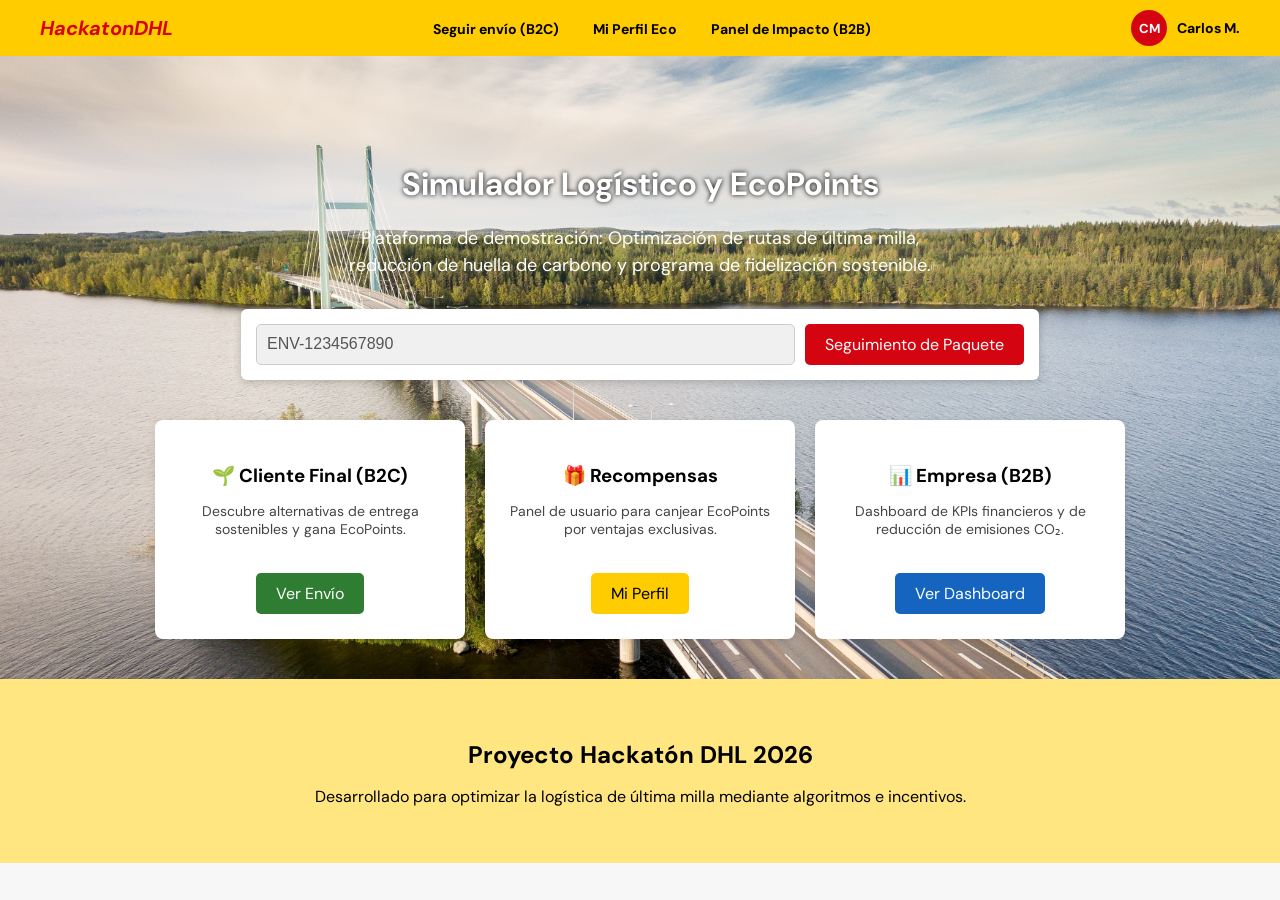
<file: frontend/views/index.html>
<!DOCTYPE html>
<html lang="es">
<head>
    <meta charset="UTF-8">
    <meta name="viewport" content="width=device-width, initial-scale=1.0">
    <title>Inicio – DHL EcoPoints</title>
    <link rel="stylesheet" href="../css/style.css">
</head>
<body>

<header>
    <div><a href="index.html" style="text-decoration:none;"><strong class="logo">HackatonDHL</strong></a></div>
    <nav>
        <a href="envio.html">Seguir envío (B2C)</a>
        <a href="profile.html">Mi Perfil Eco</a>
        <a href="simulacion.html">Panel de Impacto (B2B)</a>
    </nav>
    <a href="profile.html" class="header-profile">
        <span class="header-avatar">CM</span>
        <span class="header-username">Carlos M.</span>
    </a>
</header>

<div class="hero-bg">
    <section class="hero">
        <h1>Simulador Logístico y EcoPoints</h1>
        <p style="font-size: 18px; max-width: 600px; margin: 0 auto 30px; line-height: 1.5;">
            Plataforma de demostración: Optimización de rutas de última milla, reducción de huella de carbono y programa de fidelización sostenible.
        </p>
        <div class="track-box">
            <input type="text" id="tracking" value="ENV-1234567890" readonly style="background: #f0f0f0; color: #555;">
            <a class="btn" href="envio.html">Seguimiento de Paquete</a>
        </div>
    </section>

    <section class="card-section">
        <div class="card">
            <h3>🌱 Cliente Final (B2C)</h3>
            <p>Descubre alternativas de entrega sostenibles y gana EcoPoints.</p>
            <br>
            <a class="btn" href="envio.html" style="background:#2e7d32;">Ver Envío</a>
        </div>

        <div class="card">
            <h3>🎁 Recompensas</h3>
            <p>Panel de usuario para canjear EcoPoints por ventajas exclusivas.</p>
            <br>
            <a class="btn" href="profile.html" style="background:#FFCC00; color:#000;">Mi Perfil</a>
        </div>

        <div class="card">
            <h3>📊 Empresa (B2B)</h3>
            <p>Dashboard de KPIs financieros y de reducción de emisiones CO₂.</p>
            <br>
            <a class="btn" href="simulacion.html" style="background:#1565c0;">Ver Dashboard</a>
        </div>
    </section>
</div>

<section class="news-section">
    <h2>Proyecto Hackatón DHL 2026</h2>
    <p>Desarrollado para optimizar la logística de última milla mediante algoritmos e incentivos.</p>
</section>

</body>
</html>
</file>
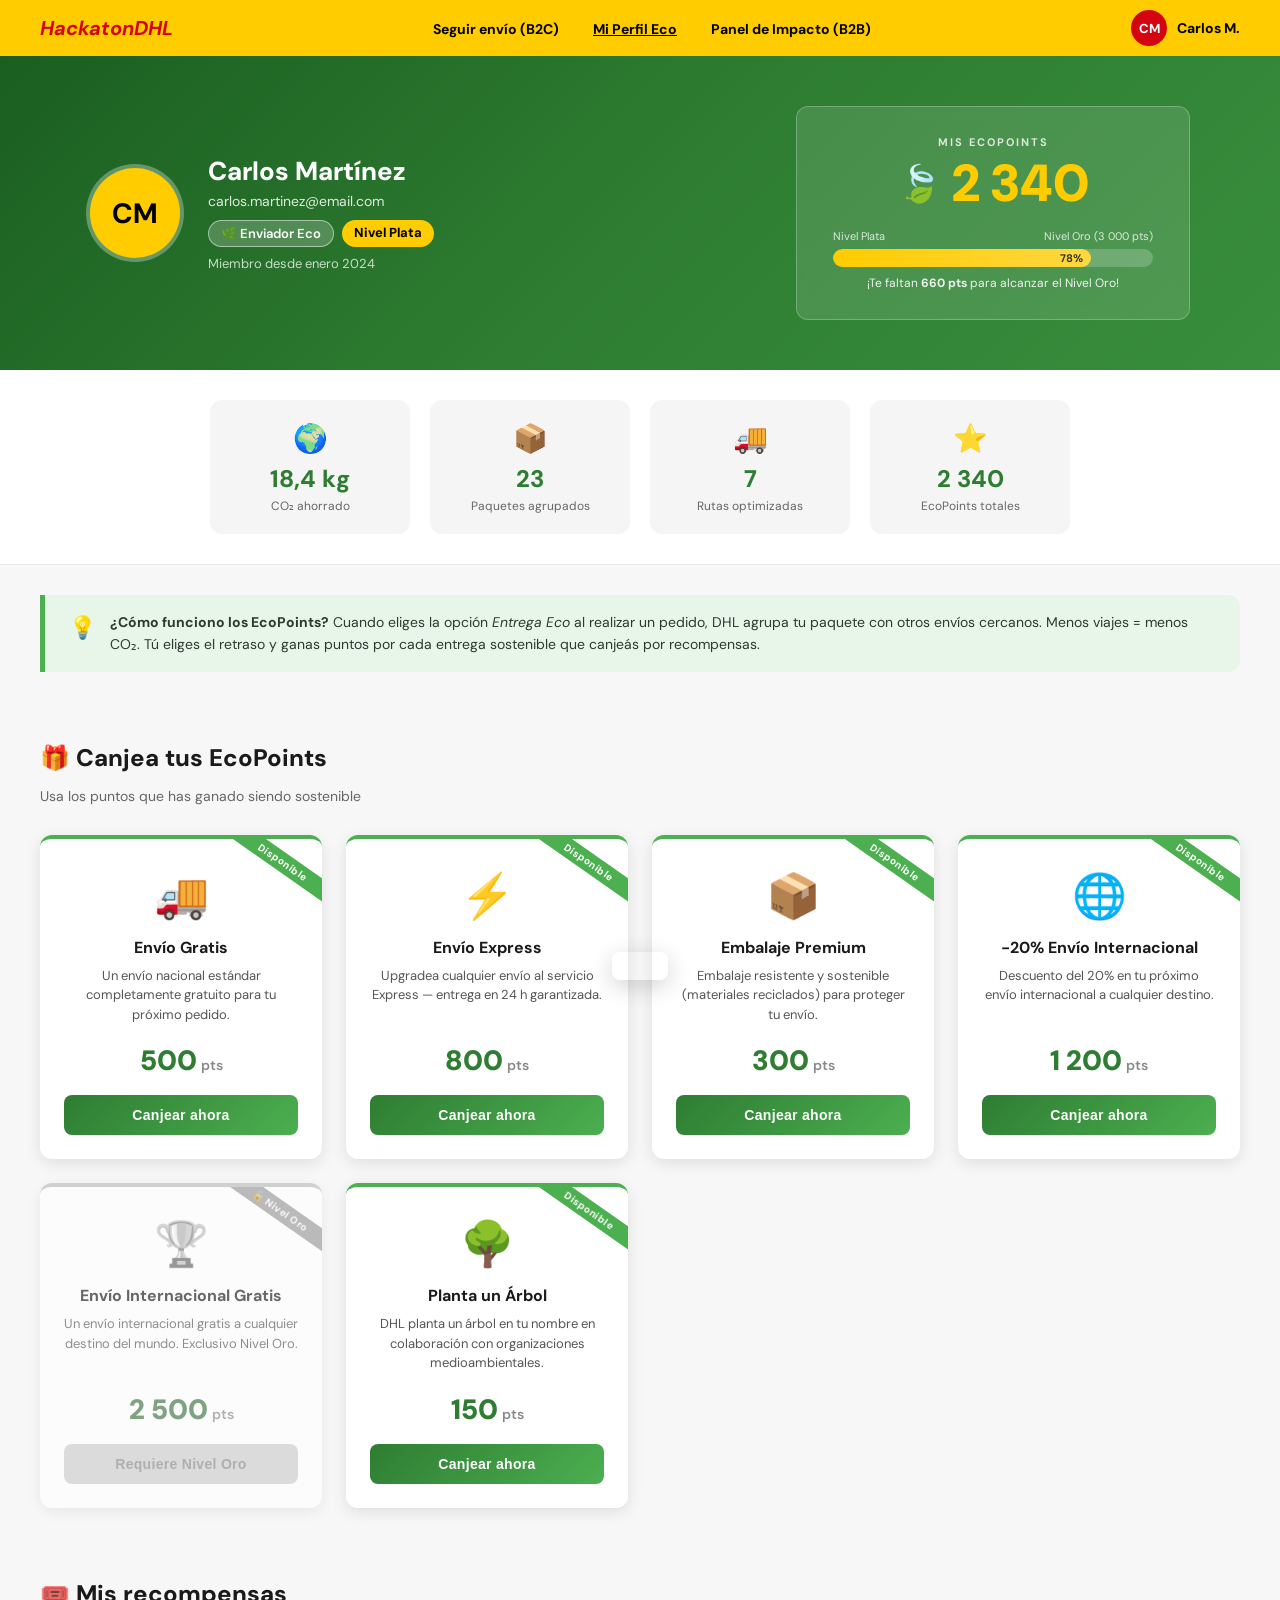
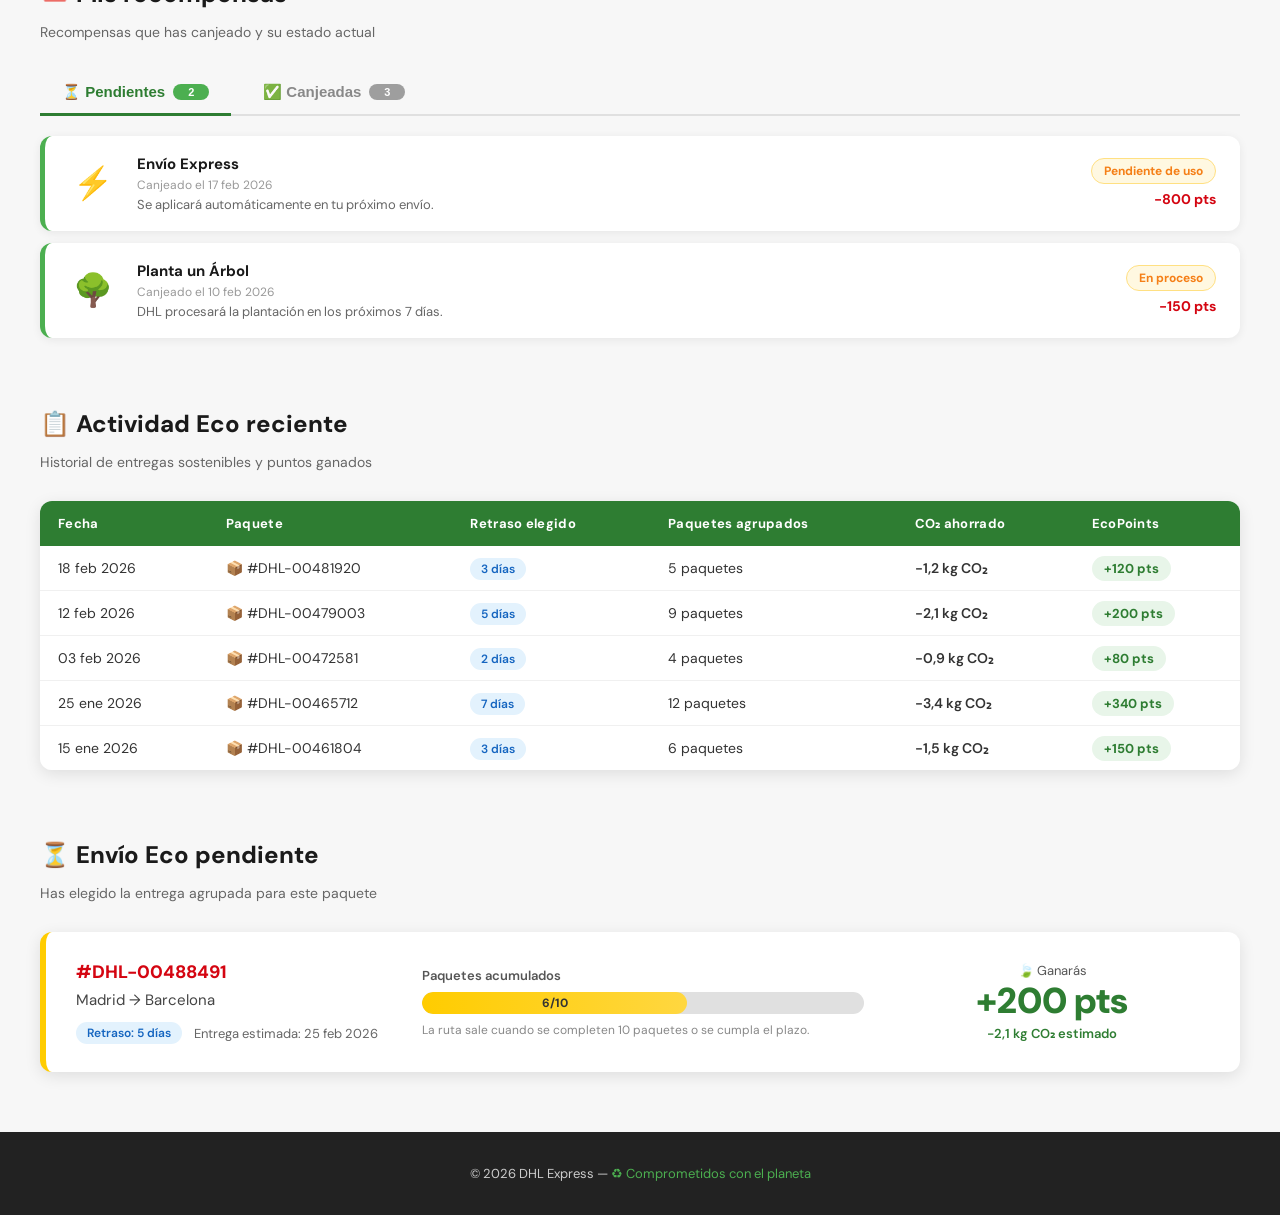
<file: frontend/views/profile.html>
<!DOCTYPE html>
<html lang="es">
<head>
    <meta charset="UTF-8">
    <meta name="viewport" content="width=device-width, initial-scale=1.0">
    <title>Mi Perfil EcoPoints – DHL</title>
    <link rel="stylesheet" href="../css/style.css">
    <link rel="stylesheet" href="../css/profile.css">
</head>

<body>

<!-- ══════════════ HEADER ══════════════ -->
<header>
    <div><a href="index.html" style="text-decoration:none;"><strong class="logo">HackatonDHL</strong></a></div>
    <nav>
        <a href="envio.html">Seguir envío (B2C)</a>
        <a href="profile.html" style="font-weight: bold; text-decoration: underline;">Mi Perfil Eco</a>
        <a href="simulacion.html">Panel de Impacto (B2B)</a>
    </nav>
    <a href="profile.html" class="header-profile">
        <span class="header-avatar">CM</span>
        <span class="header-username">Carlos M.</span>
    </a>
</header>

<!-- ══════════════ PROFILE HERO ══════════════ -->
<section class="profile-hero">
    <div class="profile-hero-inner">

        <!-- Avatar & Info -->
        <div class="profile-identity">
            <div class="avatar">CM</div>
            <div class="profile-info">
                <h1 class="profile-name">Carlos Martínez</h1>
                <p class="profile-email">carlos.martinez@email.com</p>
                <div class="badge-row">
                    <span class="eco-badge">🌿 Enviador Eco</span>
                    <span class="level-badge">Nivel Plata</span>
                </div>
                <p class="member-since">Miembro desde enero 2024</p>
            </div>
        </div>

        <!-- EcoPoints Big Display -->
        <div class="ecopoints-display">
            <div class="ecopoints-label">MIS ECOPOINTS</div>
            <div class="ecopoints-value">
                <span class="leaf-icon">🍃</span>
                <span class="points-number">2 340</span>
            </div>
            <div class="progress-section">
                <div class="progress-legend">
                    <span>Nivel Plata</span>
                    <span>Nivel Oro (3 000 pts)</span>
                </div>
                <div class="progress-bar-track">
                    <div class="progress-bar-fill" style="width: 78%;">
                        <span class="progress-label">78%</span>
                    </div>
                </div>
                <p class="progress-hint">¡Te faltan <strong>660 pts</strong> para alcanzar el Nivel Oro!</p>
            </div>
        </div>

    </div>
</section>

<!-- ══════════════ STATS ROW ══════════════ -->
<section class="stats-row">
    <div class="stat-card">
        <div class="stat-icon">🌍</div>
        <div class="stat-value">18,4 kg</div>
        <div class="stat-label">CO₂ ahorrado</div>
    </div>
    <div class="stat-card">
        <div class="stat-icon">📦</div>
        <div class="stat-value">23</div>
        <div class="stat-label">Paquetes agrupados</div>
    </div>
    <div class="stat-card">
        <div class="stat-icon">🚚</div>
        <div class="stat-value">7</div>
        <div class="stat-label">Rutas optimizadas</div>
    </div>
    <div class="stat-card">
        <div class="stat-icon">⭐</div>
        <div class="stat-value">2 340</div>
        <div class="stat-label">EcoPoints totales</div>
    </div>
</section>

<!-- ══════════════ HOW IT WORKS BANNER ══════════════ -->
<div class="how-it-works-banner">
    <span class="hiw-icon">💡</span>
    <p><strong>¿Cómo funciono los EcoPoints?</strong>  Cuando eliges la opción <em>Entrega Eco</em> al realizar un pedido, DHL agrupa tu paquete con otros envíos cercanos. Menos viajes = menos CO₂. Tú eliges el retraso y ganas puntos por cada entrega sostenible que canjeás por recompensas.</p>
</div>

<!-- ══════════════ REWARDS CATALOG ══════════════ -->
<section class="rewards-section">
    <h2 class="section-title">🎁 Canjea tus EcoPoints</h2>
    <p class="section-subtitle">Usa los puntos que has ganado siendo sostenible</p>

    <div class="rewards-grid">

        <!-- Reward 1 — Free shipping -->
        <div class="reward-card reward-available">
            <div class="reward-ribbon">Disponible</div>
            <div class="reward-icon">🚚</div>
            <h3 class="reward-title">Envío Gratis</h3>
            <p class="reward-desc">Un envío nacional estándar completamente gratuito para tu próximo pedido.</p>
            <div class="reward-cost">
                <span class="cost-number">500</span>
                <span class="cost-unit">pts</span>
            </div>
            <button class="btn-redeem" onclick="canjear(this, 'Envío Gratis', 500)">Canjear ahora</button>
        </div>

        <!-- Reward 2 — Fast shipping -->
        <div class="reward-card reward-available">
            <div class="reward-ribbon">Disponible</div>
            <div class="reward-icon">⚡</div>
            <h3 class="reward-title">Envío Express</h3>
            <p class="reward-desc">Upgradea cualquier envío al servicio Express — entrega en 24 h garantizada.</p>
            <div class="reward-cost">
                <span class="cost-number">800</span>
                <span class="cost-unit">pts</span>
            </div>
            <button class="btn-redeem" onclick="canjear(this, 'Envío Express', 800)">Canjear ahora</button>
        </div>

        <!-- Reward 3 — Priority packaging -->
        <div class="reward-card reward-available">
            <div class="reward-ribbon">Disponible</div>
            <div class="reward-icon">📦</div>
            <h3 class="reward-title">Embalaje Premium</h3>
            <p class="reward-desc">Embalaje resistente y sostenible (materiales reciclados) para proteger tu envío.</p>
            <div class="reward-cost">
                <span class="cost-number">300</span>
                <span class="cost-unit">pts</span>
            </div>
            <button class="btn-redeem" onclick="canjear(this, 'Embalaje Premium', 300)">Canjear ahora</button>
        </div>

        <!-- Reward 4 — International shipping discount -->
        <div class="reward-card reward-available">
            <div class="reward-ribbon">Disponible</div>
            <div class="reward-icon">🌐</div>
            <h3 class="reward-title">-20% Envío Internacional</h3>
            <p class="reward-desc">Descuento del 20% en tu próximo envío internacional a cualquier destino.</p>
            <div class="reward-cost">
                <span class="cost-number">1 200</span>
                <span class="cost-unit">pts</span>
            </div>
            <button class="btn-redeem" onclick="canjear(this, '-20% Internacional', 1200)">Canjear ahora</button>
        </div>

        <!-- Reward 5 — Gold level perk (locked) -->
        <div class="reward-card reward-locked">
            <div class="reward-ribbon ribbon-locked">🔒 Nivel Oro</div>
            <div class="reward-icon dim">🏆</div>
            <h3 class="reward-title">Envío Internacional Gratis</h3>
            <p class="reward-desc">Un envío internacional gratis a cualquier destino del mundo. Exclusivo Nivel Oro.</p>
            <div class="reward-cost">
                <span class="cost-number">2 500</span>
                <span class="cost-unit">pts</span>
            </div>
            <button class="btn-redeem btn-locked" disabled>Requiere Nivel Oro</button>
        </div>

        <!-- Reward 6 — Plant a tree -->
        <div class="reward-card reward-available">
            <div class="reward-ribbon">Disponible</div>
            <div class="reward-icon">🌳</div>
            <h3 class="reward-title">Planta un Árbol</h3>
            <p class="reward-desc">DHL planta un árbol en tu nombre en colaboración con organizaciones medioambientales.</p>
            <div class="reward-cost">
                <span class="cost-number">150</span>
                <span class="cost-unit">pts</span>
            </div>
            <button class="btn-redeem" onclick="canjear(this, 'Planta un Árbol', 150)">Canjear ahora</button>
        </div>

    </div>
</section>

<!-- ══════════════ MY REWARDS STATUS ══════════════ -->
<section class="my-rewards-section">
    <h2 class="section-title">🎟️ Mis recompensas</h2>
    <p class="section-subtitle">Recompensas que has canjeado y su estado actual</p>

    <!-- Tab buttons -->
    <div class="rw-tabs">
        <button class="rw-tab active" onclick="switchTab('pending', this)">⏳ Pendientes <span class="rw-badge" id="badge-pending">2</span></button>
        <button class="rw-tab" onclick="switchTab('used', this)">✅ Canjeadas <span class="rw-badge rw-badge-used" id="badge-used">3</span></button>
    </div>

    <!-- PENDING TAB -->
    <div class="rw-panel" id="tab-pending">
        <div class="rw-list" id="pending-list">

            <div class="rw-item rw-item-pending">
                <div class="rw-item-icon">⚡</div>
                <div class="rw-item-info">
                    <span class="rw-item-name">Envío Express</span>
                    <span class="rw-item-date">Canjeado el 17 feb 2026</span>
                    <span class="rw-item-desc">Se aplicará automáticamente en tu próximo envío.</span>
                </div>
                <div class="rw-item-right">
                    <span class="rw-status rw-status-pending">Pendiente de uso</span>
                    <span class="rw-cost">−800 pts</span>
                </div>
            </div>

            <div class="rw-item rw-item-pending">
                <div class="rw-item-icon">🌳</div>
                <div class="rw-item-info">
                    <span class="rw-item-name">Planta un Árbol</span>
                    <span class="rw-item-date">Canjeado el 10 feb 2026</span>
                    <span class="rw-item-desc">DHL procesará la plantación en los próximos 7 días.</span>
                </div>
                <div class="rw-item-right">
                    <span class="rw-status rw-status-pending">En proceso</span>
                    <span class="rw-cost">−150 pts</span>
                </div>
            </div>

        </div>
        <p class="rw-empty" id="pending-empty" style="display:none;">No tienes recompensas pendientes.</p>
    </div>

    <!-- USED TAB -->
    <div class="rw-panel" id="tab-used" style="display:none;">
        <div class="rw-list">

            <div class="rw-item rw-item-used">
                <div class="rw-item-icon">🚚</div>
                <div class="rw-item-info">
                    <span class="rw-item-name">Envío Gratis</span>
                    <span class="rw-item-date">Usado el 05 feb 2026</span>
                    <span class="rw-item-desc">Aplicado al envío #DHL-00472581 · Madrid → Valencia.</span>
                </div>
                <div class="rw-item-right">
                    <span class="rw-status rw-status-used">Usado</span>
                    <span class="rw-cost">−500 pts</span>
                </div>
            </div>

            <div class="rw-item rw-item-used">
                <div class="rw-item-icon">📦</div>
                <div class="rw-item-info">
                    <span class="rw-item-name">Embalaje Premium</span>
                    <span class="rw-item-date">Usado el 20 ene 2026</span>
                    <span class="rw-item-desc">Aplicado al envío #DHL-00461804 · Sevilla → Madrid.</span>
                </div>
                <div class="rw-item-right">
                    <span class="rw-status rw-status-used">Usado</span>
                    <span class="rw-cost">−300 pts</span>
                </div>
            </div>

            <div class="rw-item rw-item-used">
                <div class="rw-item-icon">🌳</div>
                <div class="rw-item-info">
                    <span class="rw-item-name">Planta un Árbol</span>
                    <span class="rw-item-date">Usado el 08 ene 2026</span>
                    <span class="rw-item-desc">Árbol plantado en la Sierra de Guadarrama. ¡Gracias!</span>
                </div>
                <div class="rw-item-right">
                    <span class="rw-status rw-status-used">Completado</span>
                    <span class="rw-cost">−150 pts</span>
                </div>
            </div>

        </div>
    </div>

</section>

<!-- ══════════════ ECO ACTIVITY HISTORY ══════════════ -->
<section class="activity-section">
    <h2 class="section-title">📋 Actividad Eco reciente</h2>
    <p class="section-subtitle">Historial de entregas sostenibles y puntos ganados</p>

    <div class="activity-table-wrapper">
        <table class="activity-table">
            <thead>
                <tr>
                    <th>Fecha</th>
                    <th>Paquete</th>
                    <th>Retraso elegido</th>
                    <th>Paquetes agrupados</th>
                    <th>CO₂ ahorrado</th>
                    <th>EcoPoints</th>
                </tr>
            </thead>
            <tbody>
                <tr>
                    <td>18 feb 2026</td>
                    <td>📦 #DHL-00481920</td>
                    <td><span class="delay-chip">3 días</span></td>
                    <td>5 paquetes</td>
                    <td class="co2">−1,2 kg CO₂</td>
                    <td><span class="points-earned">+120 pts</span></td>
                </tr>
                <tr>
                    <td>12 feb 2026</td>
                    <td>📦 #DHL-00479003</td>
                    <td><span class="delay-chip">5 días</span></td>
                    <td>9 paquetes</td>
                    <td class="co2">−2,1 kg CO₂</td>
                    <td><span class="points-earned">+200 pts</span></td>
                </tr>
                <tr>
                    <td>03 feb 2026</td>
                    <td>📦 #DHL-00472581</td>
                    <td><span class="delay-chip">2 días</span></td>
                    <td>4 paquetes</td>
                    <td class="co2">−0,9 kg CO₂</td>
                    <td><span class="points-earned">+80 pts</span></td>
                </tr>
                <tr>
                    <td>25 ene 2026</td>
                    <td>📦 #DHL-00465712</td>
                    <td><span class="delay-chip">7 días</span></td>
                    <td>12 paquetes</td>
                    <td class="co2">−3,4 kg CO₂</td>
                    <td><span class="points-earned">+340 pts</span></td>
                </tr>
                <tr>
                    <td>15 ene 2026</td>
                    <td>📦 #DHL-00461804</td>
                    <td><span class="delay-chip">3 días</span></td>
                    <td>6 paquetes</td>
                    <td class="co2">−1,5 kg CO₂</td>
                    <td><span class="points-earned">+150 pts</span></td>
                </tr>
            </tbody>
        </table>
    </div>
</section>

<!-- ══════════════ PENDING ECO DELIVERY ══════════════ -->
<section class="pending-section">
    <h2 class="section-title">⏳ Envío Eco pendiente</h2>
    <p class="section-subtitle">Has elegido la entrega agrupada para este paquete</p>

    <div class="pending-card">
        <div class="pending-left">
            <div class="pending-track">#DHL-00488491</div>
            <div class="pending-origin">Madrid → Barcelona</div>
            <div class="pending-delay-info">
                <span class="delay-chip">Retraso: 5 días</span>
                <span class="pending-window">Entrega estimada: 25 feb 2026</span>
            </div>
        </div>
        <div class="pending-middle">
            <div class="batch-progress-label">Paquetes acumulados</div>
            <div class="batch-bar-track">
                <div class="batch-bar-fill" style="width: 60%;">6/10</div>
            </div>
            <p class="batch-hint">La ruta sale cuando se completen 10 paquetes o se cumpla el plazo.</p>
        </div>
        <div class="pending-right">
            <div class="pending-reward-preview">🍃 Ganarás</div>
            <div class="pending-points">+200 pts</div>
            <div class="pending-co2">−2,1 kg CO₂ estimado</div>
        </div>
    </div>
</section>

<!-- ══════════════ FOOTER ══════════════ -->
<footer class="site-footer">
    <p>© 2026 DHL Express — <span style="color:#4caf50;">♻ Comprometidos con el planeta</span></p>
</footer>

<!-- ══════════════ REDEEM TOAST ══════════════ -->
<div class="toast" id="toast"></div>

<script>
    let currentPoints = 2340;
    let pendingCount = 2;
    let usedCount = 3;

    const rewardIcons = {
        'Envío Gratis': '🚚',
        'Envío Express': '⚡',
        'Embalaje Premium': '📦',
        '-20% Internacional': '🌐',
        'Planta un Árbol': '🌳'
    };

    function canjear(btn, nombre, coste) {
        if (currentPoints < coste) {
            showToast('❌ EcoPoints insuficientes para canjear ' + nombre, 'error');
            return;
        }
        currentPoints -= coste;
        document.querySelector('.points-number').textContent = currentPoints.toLocaleString('es-ES');

        // Update progress bar
        const pct = Math.min(Math.round((currentPoints / 3000) * 100), 100);
        const bar = document.querySelector('.progress-bar-fill');
        bar.style.width = pct + '%';
        bar.querySelector('.progress-label').textContent = pct + '%';

        const remaining = Math.max(3000 - currentPoints, 0);
        document.querySelector('.progress-hint').innerHTML =
            remaining > 0
                ? `¡Te faltan <strong>${remaining} pts</strong> para alcanzar el Nivel Oro!`
                : '🏆 ¡Has alcanzado el Nivel Oro!';

        // Update stat card
        document.querySelectorAll('.stat-value')[3].textContent = currentPoints.toLocaleString('es-ES');

        // Add to pending rewards list
        addPendingReward(nombre, coste);

        showToast('✅ ¡' + nombre + ' canjeado con éxito! −' + coste + ' pts', 'success');
    }

    function addPendingReward(nombre, coste) {
        const list = document.getElementById('pending-list');
        const empty = document.getElementById('pending-empty');
        const icon = rewardIcons[nombre] || '🎁';
        const today = new Date().toLocaleDateString('es-ES', { day: '2-digit', month: 'short', year: 'numeric' });

        const item = document.createElement('div');
        item.className = 'rw-item rw-item-pending rw-item-new';
        item.innerHTML = `
            <div class="rw-item-icon">${icon}</div>
            <div class="rw-item-info">
                <span class="rw-item-name">${nombre}</span>
                <span class="rw-item-date">Canjeado el ${today}</span>
                <span class="rw-item-desc">Se aplicará automáticamente en tu próximo envío.</span>
            </div>
            <div class="rw-item-right">
                <span class="rw-status rw-status-pending">Pendiente de uso</span>
                <span class="rw-cost">−${coste.toLocaleString('es-ES')} pts</span>
            </div>`;

        list.prepend(item);
        empty.style.display = 'none';

        // Animate in
        requestAnimationFrame(() => item.classList.add('rw-item-new-visible'));

        // Update badge
        pendingCount++;
        document.getElementById('badge-pending').textContent = pendingCount;

        // Switch to pending tab to show the new item
        switchTab('pending', document.querySelectorAll('.rw-tab')[0]);
    }

    function switchTab(tab, btn) {
        document.querySelectorAll('.rw-tab').forEach(b => b.classList.remove('active'));
        btn.classList.add('active');
        document.getElementById('tab-pending').style.display = tab === 'pending' ? 'block' : 'none';
        document.getElementById('tab-used').style.display   = tab === 'used'    ? 'block' : 'none';
    }

    function showToast(msg, type) {
        const t = document.getElementById('toast');
        t.textContent = msg;
        t.className = 'toast toast-' + type + ' toast-show';
        setTimeout(() => { t.className = 'toast'; }, 3500);
    }
</script>

</body>
</html>
</file>
<file: frontend/css/style.css>
@import url('https://fonts.googleapis.com/css2?family=DM+Sans:wght@400;500;700&display=swap');
body {
    margin: 0;
    font-family: Arial, sans-serif;
    background: #f7f7f7;
    font-family:'DM Sans',sans-serif
}

/* HEADER */
header {
    background: #ffcc00;
    padding: 10px 40px;
    display: flex;
    align-items: center;
    justify-content: space-between;
}

header nav a {
    margin: 0 15px;
    text-decoration: none;
    color: #000;
    font-weight: bold;
    font-size: 14px;
}

.logo {
    font-size: 20px;
    color: #D40511;
    font-style: italic;
    font-style: bold;
}

/* HEADER PROFILE WIDGET (shared) */
.header-profile {
    display: flex;
    align-items: center;
    gap: 10px;
    text-decoration: none;
    color: inherit;
}

.header-avatar {
    width: 36px;
    height: 36px;
    border-radius: 50%;
    background: #D40511;
    color: #fff;
    font-weight: bold;
    font-size: 13px;
    display: flex;
    align-items: center;
    justify-content: center;
    flex-shrink: 0;
}

.header-username {
    font-weight: bold;
    font-size: 14px;
    color: #000;
    white-space: nowrap;
}

/* HERO SECTION */
.hero-bg {
    background: url('../assets/fondo.jpg') center/cover no-repeat;
}

.hero {
    padding: 80px 0;
    text-align: center;
    color: #fff;
    position: relative;
}

.hero h1 {
    font-size: 32px;
    margin-bottom: 20px;
    text-shadow: 0 0 5px #000;
}

.track-box {
    background: #fff;
    padding: 15px;
    width: 60%;
    margin: auto;
    border-radius: 6px;
    display: flex;
    gap: 10px;
    box-shadow: 0 2px 8px rgba(0, 0, 0, 0.2);
}

.track-box input {
    flex: 1;
    padding: 10px;
    border: 1px solid #ccc;
    border-radius: 5px;
    font-size: 16px;
}

.track-box button {
    background: #d40511;
    border: none;
    padding: 0 20px;
    border-radius: 5px;
    color: #fff;
    font-size: 16px;
    cursor: pointer;
}

/* CARD SECTION */
.card-section {
    display: flex;
    justify-content: center;
    margin-top: -40px;
    position: relative;
    z-index: 10;
    gap: 20px;
    padding-bottom: 40px;
}

.card {
    background: #fff;
    width: 260px;
    padding: 25px;
    border-radius: 8px;
    box-shadow: 0 2px 8px rgba(0, 0, 0, 0.1);
    text-align: center;
}

.card h3 {
    margin-bottom: 10px;
}

.card p {
    font-size: 14px;
    color: #444;
}

/* NEWS SECTION */
.news-section {
    margin-top: 0;
    padding: 40px;
    background: #ffe680;
    text-align: center;
}

.news-section h2 {
    margin-bottom: 10px;
}
/* Botón reutilizable */
.btn {
    display: inline-block;
    background: #d40511;
    color: #fff;
    padding: 10px 20px;
    border-radius: 5px;
    font-size: 16px;
    text-decoration: none;
    border: none;
    cursor: pointer;
    transition:.2s ease;
}

.btn:hover {
    background: #b1040e;
}
</file>
<file: frontend/css/profile.css>
/* ══════════════════════════════════════════════
   PROFILE.CSS  —  DHL EcoPoints Profile Page
   ══════════════════════════════════════════════ */

/* ---------- CSS Variables ---------- */
:root {
    --dhl-yellow:  #FFCC00;
    --dhl-red:     #D40511;
    --eco-green:   #2e7d32;
    --eco-light:   #e8f5e9;
    --eco-mid:     #4caf50;
    --gray-bg:     #f5f5f5;
    --card-shadow: 0 4px 16px rgba(0,0,0,0.10);
    --radius:      12px;
    --transition:  0.25s ease;
}

/* ══════════════════════════════════════════════
   PROFILE HERO
   ══════════════════════════════════════════════ */
.profile-hero {
    background: linear-gradient(135deg, #1b5e20 0%, #2e7d32 50%, #388e3c 100%);
    padding: 50px 40px;
    color: #fff;
}

.profile-hero-inner {
    max-width: 1100px;
    margin: auto;
    display: flex;
    align-items: center;
    justify-content: space-between;
    gap: 40px;
    flex-wrap: wrap;
}

/* --- Identity block --- */
.profile-identity {
    display: flex;
    align-items: center;
    gap: 28px;
}

.avatar {
    width: 90px;
    height: 90px;
    border-radius: 50%;
    background: var(--dhl-yellow);
    color: #000;
    font-weight: bold;
    font-size: 28px;
    display: flex;
    align-items: center;
    justify-content: center;
    box-shadow: 0 0 0 4px rgba(255,255,255,0.3);
    flex-shrink: 0;
}

.profile-name {
    margin: 0 0 4px;
    font-size: 26px;
    font-weight: 800;
}

.profile-email {
    margin: 0 0 10px;
    opacity: 0.85;
    font-size: 14px;
}

.badge-row {
    display: flex;
    gap: 8px;
    flex-wrap: wrap;
    margin-bottom: 8px;
}

.eco-badge {
    background: rgba(255,255,255,0.2);
    border: 1px solid rgba(255,255,255,0.5);
    padding: 4px 12px;
    border-radius: 20px;
    font-size: 13px;
    font-weight: 600;
}

.level-badge {
    background: var(--dhl-yellow);
    color: #000;
    padding: 4px 12px;
    border-radius: 20px;
    font-size: 13px;
    font-weight: 700;
}

.member-since {
    margin: 0;
    font-size: 13px;
    opacity: 0.75;
}

/* --- EcoPoints display --- */
.ecopoints-display {
    background: rgba(255,255,255,0.12);
    border: 1px solid rgba(255,255,255,0.25);
    backdrop-filter: blur(6px);
    border-radius: var(--radius);
    padding: 28px 36px;
    min-width: 320px;
    text-align: center;
}

.ecopoints-label {
    font-size: 11px;
    letter-spacing: 2px;
    font-weight: 700;
    opacity: 0.8;
    margin-bottom: 8px;
}

.ecopoints-value {
    display: flex;
    align-items: center;
    justify-content: center;
    gap: 10px;
    margin-bottom: 20px;
}

.leaf-icon {
    font-size: 36px;
}

.points-number {
    font-size: 52px;
    font-weight: 900;
    color: var(--dhl-yellow);
    line-height: 1;
}

.progress-section {
    text-align: left;
}

.progress-legend {
    display: flex;
    justify-content: space-between;
    font-size: 11px;
    opacity: 0.8;
    margin-bottom: 6px;
}

.progress-bar-track {
    background: rgba(255,255,255,0.2);
    border-radius: 20px;
    height: 18px;
    overflow: hidden;
    margin-bottom: 8px;
}

.progress-bar-fill {
    height: 100%;
    background: linear-gradient(90deg, var(--dhl-yellow), #ffd740);
    border-radius: 20px;
    display: flex;
    align-items: center;
    justify-content: flex-end;
    padding-right: 8px;
    transition: width 0.8s ease;
}

.progress-label {
    font-size: 11px;
    font-weight: 700;
    color: #333;
}

.progress-hint {
    font-size: 12px;
    opacity: 0.9;
    margin: 0;
    text-align: center;
}

/* ══════════════════════════════════════════════
   STATS ROW
   ══════════════════════════════════════════════ */
.stats-row {
    display: flex;
    justify-content: center;
    gap: 20px;
    padding: 30px 40px;
    background: #fff;
    flex-wrap: wrap;
    border-bottom: 1px solid #ebebeb;
}

.stat-card {
    text-align: center;
    padding: 20px 30px;
    border-radius: var(--radius);
    background: var(--gray-bg);
    min-width: 140px;
    transition: transform var(--transition), box-shadow var(--transition);
}

.stat-card:hover {
    transform: translateY(-4px);
    box-shadow: var(--card-shadow);
}

.stat-icon {
    font-size: 28px;
    margin-bottom: 6px;
}

.stat-value {
    font-size: 24px;
    font-weight: 800;
    color: var(--eco-green);
}

.stat-label {
    font-size: 12px;
    color: #666;
    margin-top: 4px;
}

/* ══════════════════════════════════════════════
   HOW IT WORKS BANNER
   ══════════════════════════════════════════════ */
.how-it-works-banner {
    background: var(--eco-light);
    border-left: 5px solid var(--eco-mid);
    margin: 0 40px;
    padding: 16px 24px;
    border-radius: 0 var(--radius) var(--radius) 0;
    display: flex;
    align-items: flex-start;
    gap: 14px;
    margin-top: 30px;
}

.hiw-icon {
    font-size: 22px;
    flex-shrink: 0;
    margin-top: 2px;
}

.how-it-works-banner p {
    margin: 0;
    font-size: 14px;
    color: #2e3a2e;
    line-height: 1.6;
}

/* ══════════════════════════════════════════════
   REWARDS SECTION
   ══════════════════════════════════════════════ */
.rewards-section {
    padding: 50px 40px;
    max-width: 1200px;
    margin: auto;
}

.section-title {
    font-size: 24px;
    font-weight: 800;
    margin-bottom: 4px;
    color: #1a1a1a;
}

.section-subtitle {
    color: #666;
    margin-bottom: 30px;
    font-size: 14px;
}

.rewards-grid {
    display: grid;
    grid-template-columns: repeat(auto-fill, minmax(270px, 1fr));
    gap: 24px;
}

.reward-card {
    background: #fff;
    border-radius: var(--radius);
    box-shadow: var(--card-shadow);
    padding: 28px 24px 24px;
    position: relative;
    overflow: hidden;
    transition: transform var(--transition), box-shadow var(--transition);
    display: flex;
    flex-direction: column;
    align-items: center;
    text-align: center;
    border-top: 4px solid var(--eco-mid);
}

.reward-card:hover {
    transform: translateY(-6px);
    box-shadow: 0 12px 32px rgba(0,0,0,0.14);
}

.reward-locked {
    opacity: 0.65;
    border-top-color: #bbb;
    filter: grayscale(30%);
}

.reward-locked:hover {
    transform: none;
    box-shadow: var(--card-shadow);
}

.reward-ribbon {
    position: absolute;
    top: 14px;
    right: -26px;
    transform: rotate(35deg);
    background: var(--eco-mid);
    color: #fff;
    font-size: 10px;
    font-weight: 700;
    padding: 3px 36px;
    letter-spacing: 0.5px;
}

.ribbon-locked {
    background: #999;
}

.reward-icon {
    font-size: 44px;
    margin-bottom: 12px;
}

.reward-icon.dim {
    filter: grayscale(1);
}

.reward-title {
    font-size: 16px;
    font-weight: 700;
    margin: 0 0 8px;
    color: #1a1a1a;
}

.reward-desc {
    font-size: 13px;
    color: #555;
    margin: 0 0 18px;
    line-height: 1.5;
    flex: 1;
}

.reward-cost {
    display: flex;
    align-items: baseline;
    justify-content: center;
    gap: 4px;
    margin-bottom: 16px;
}

.cost-number {
    font-size: 28px;
    font-weight: 900;
    color: var(--eco-green);
}

.cost-unit {
    font-size: 14px;
    font-weight: 600;
    color: #888;
}

.btn-redeem {
    width: 100%;
    padding: 12px 0;
    border: none;
    border-radius: 8px;
    background: linear-gradient(135deg, var(--eco-green), var(--eco-mid));
    color: #fff;
    font-size: 14px;
    font-weight: 700;
    cursor: pointer;
    transition: opacity var(--transition), transform var(--transition);
    letter-spacing: 0.3px;
}

.btn-redeem:hover {
    opacity: 0.88;
    transform: scale(1.02);
}

.btn-locked {
    background: #ccc;
    color: #888;
    cursor: not-allowed;
}

.btn-locked:hover {
    opacity: 1;
    transform: none;
}

/* ══════════════════════════════════════════════
   MY REWARDS STATUS SECTION
   ══════════════════════════════════════════════ */
.my-rewards-section {
    padding: 0 40px 50px;
    max-width: 1200px;
    margin: auto;
}

/* --- Tab buttons --- */
.rw-tabs {
    display: flex;
    gap: 10px;
    margin-bottom: 20px;
    border-bottom: 2px solid #e0e0e0;
    padding-bottom: 0;
}

.rw-tab {
    background: none;
    border: none;
    padding: 12px 22px;
    font-size: 15px;
    font-weight: 600;
    color: #888;
    cursor: pointer;
    border-bottom: 3px solid transparent;
    margin-bottom: -2px;
    transition: color var(--transition), border-color var(--transition);
    display: flex;
    align-items: center;
    gap: 8px;
    font-family: Arial, sans-serif;
}

.rw-tab:hover {
    color: var(--eco-green);
}

.rw-tab.active {
    color: var(--eco-green);
    border-bottom-color: var(--eco-green);
}

.rw-badge {
    background: var(--eco-mid);
    color: #fff;
    border-radius: 20px;
    font-size: 11px;
    font-weight: 700;
    padding: 2px 8px;
    min-width: 20px;
    text-align: center;
}

.rw-badge-used {
    background: #9e9e9e;
}

/* --- Panel --- */
.rw-panel {
    animation: fadeIn 0.2s ease;
}

@keyframes fadeIn {
    from { opacity: 0; transform: translateY(6px); }
    to   { opacity: 1; transform: translateY(0); }
}

.rw-list {
    display: flex;
    flex-direction: column;
    gap: 12px;
}

.rw-empty {
    text-align: center;
    color: #aaa;
    padding: 30px;
    font-size: 14px;
}

/* --- Reward item row --- */
.rw-item {
    display: flex;
    align-items: center;
    gap: 20px;
    background: #fff;
    border-radius: var(--radius);
    box-shadow: 0 2px 10px rgba(0,0,0,0.07);
    padding: 18px 24px;
    border-left: 5px solid var(--eco-mid);
    transition: transform var(--transition), box-shadow var(--transition);
}

.rw-item:hover {
    transform: translateX(4px);
    box-shadow: 0 4px 18px rgba(0,0,0,0.11);
}

.rw-item-used {
    border-left-color: #bdbdbd;
    opacity: 0.8;
}

.rw-item-icon {
    font-size: 32px;
    flex-shrink: 0;
    width: 48px;
    text-align: center;
}

.rw-item-info {
    flex: 1;
    display: flex;
    flex-direction: column;
    gap: 3px;
}

.rw-item-name {
    font-weight: 700;
    font-size: 15px;
    color: #1a1a1a;
}

.rw-item-date {
    font-size: 12px;
    color: #999;
}

.rw-item-desc {
    font-size: 13px;
    color: #666;
}

.rw-item-right {
    display: flex;
    flex-direction: column;
    align-items: flex-end;
    gap: 6px;
    flex-shrink: 0;
}

.rw-status {
    padding: 4px 12px;
    border-radius: 20px;
    font-size: 12px;
    font-weight: 700;
    white-space: nowrap;
}

.rw-status-pending {
    background: #fff8e1;
    color: #f57f17;
    border: 1px solid #ffe082;
}

.rw-status-used {
    background: #f5f5f5;
    color: #757575;
    border: 1px solid #e0e0e0;
}

.rw-cost {
    font-size: 14px;
    font-weight: 700;
    color: var(--dhl-red);
}


.rw-item-new {
    opacity: 0;
    transform: translateY(-12px) scale(0.98);
    transition: opacity 0.4s ease, transform 0.4s ease;
}

.rw-item-new-visible {
    opacity: 1;
    transform: translateY(0) scale(1);
}

/* ══════════════════════════════════════════════
   ACTIVITY TABLE
   ══════════════════════════════════════════════ */
.activity-section {
    padding: 0 40px 50px;
    max-width: 1200px;
    margin: auto;
}

.activity-table-wrapper {
    overflow-x: auto;
    border-radius: var(--radius);
    box-shadow: var(--card-shadow);
}

.activity-table {
    width: 100%;
    border-collapse: collapse;
    background: #fff;
    font-size: 14px;
}

.activity-table thead {
    background: var(--eco-green);
    color: #fff;
}

.activity-table th {
    padding: 14px 18px;
    text-align: left;
    font-weight: 700;
    font-size: 13px;
    letter-spacing: 0.3px;
}

.activity-table td {
    padding: 13px 18px;
    border-bottom: 1px solid #f0f0f0;
    color: #333;
}

.activity-table tbody tr:hover {
    background: #f9fef9;
}

.activity-table tbody tr:last-child td {
    border-bottom: none;
}

.delay-chip {
    background: #e3f2fd;
    color: #1565c0;
    border-radius: 20px;
    padding: 3px 11px;
    font-size: 12px;
    font-weight: 600;
}

.co2 {
    color: var(--eco-green);
    font-weight: 600;
}

.points-earned {
    background: #e8f5e9;
    color: var(--eco-green);
    border-radius: 20px;
    padding: 4px 12px;
    font-size: 13px;
    font-weight: 700;
}

/* ══════════════════════════════════════════════
   PENDING ECO DELIVERY
   ══════════════════════════════════════════════ */
.pending-section {
    padding: 0 40px 60px;
    max-width: 1200px;
    margin: auto;
}

.pending-card {
    background: #fff;
    border-radius: var(--radius);
    box-shadow: var(--card-shadow);
    border-left: 6px solid var(--dhl-yellow);
    padding: 28px 30px;
    display: grid;
    grid-template-columns: 1fr 1.4fr 1fr;
    gap: 30px;
    align-items: center;
}

.pending-track {
    font-size: 18px;
    font-weight: 800;
    color: var(--dhl-red);
    margin-bottom: 6px;
}

.pending-origin {
    font-size: 15px;
    color: #444;
    margin-bottom: 12px;
}

.pending-delay-info {
    display: flex;
    align-items: center;
    gap: 12px;
    flex-wrap: wrap;
}

.pending-window {
    font-size: 13px;
    color: #666;
}

.batch-progress-label {
    font-size: 13px;
    font-weight: 600;
    color: #555;
    margin-bottom: 8px;
}

.batch-bar-track {
    background: #e0e0e0;
    border-radius: 20px;
    height: 22px;
    overflow: hidden;
    margin-bottom: 8px;
}

.batch-bar-fill {
    height: 100%;
    background: linear-gradient(90deg, var(--dhl-yellow), #ffd740);
    border-radius: 20px;
    display: flex;
    align-items: center;
    justify-content: center;
    font-size: 12px;
    font-weight: 700;
    color: #333;
}

.batch-hint {
    font-size: 12px;
    color: #888;
    margin: 0;
}

.pending-right {
    text-align: center;
}

.pending-reward-preview {
    font-size: 13px;
    color: #555;
    margin-bottom: 4px;
}

.pending-points {
    font-size: 36px;
    font-weight: 900;
    color: var(--eco-green);
    line-height: 1;
    margin-bottom: 6px;
}

.pending-co2 {
    font-size: 13px;
    color: var(--eco-green);
    font-weight: 600;
}

/* ══════════════════════════════════════════════
   FOOTER
   ══════════════════════════════════════════════ */
.site-footer {
    background: #222;
    color: #ccc;
    text-align: center;
    padding: 20px;
    font-size: 13px;
}

/* ══════════════════════════════════════════════
   TOAST NOTIFICATION
   ══════════════════════════════════════════════ */
.toast {
    position: fixed;
    bottom: -80px;
    left: 50%;
    transform: translateX(-50%);
    padding: 14px 28px;
    border-radius: 8px;
    font-size: 15px;
    font-weight: 600;
    color: #fff;
    box-shadow: 0 6px 24px rgba(0,0,0,0.18);
    transition: bottom 0.4s ease;
    z-index: 9999;
    white-space: nowrap;
}

.toast-show {
    bottom: 36px;
}

.toast-success {
    background: var(--eco-green);
}

.toast-error {
    background: var(--dhl-red);
}

/* ══════════════════════════════════════════════
   RESPONSIVE
   ══════════════════════════════════════════════ */
@media (max-width: 768px) {
    .profile-hero-inner {
        flex-direction: column;
        align-items: flex-start;
    }

    .ecopoints-display {
        width: 100%;
        min-width: unset;
        box-sizing: border-box;
    }

    .stats-row {
        padding: 20px;
    }

    .how-it-works-banner {
        margin: 20px 16px 0;
    }

    .rewards-section,
    .activity-section,
    .pending-section,
    .my-rewards-section {
        padding-left: 16px;
        padding-right: 16px;
    }

    .rw-item {
        flex-wrap: wrap;
        gap: 12px;
    }

    .rw-item-right {
        align-items: flex-start;
        flex-direction: row;
        flex-wrap: wrap;
        gap: 8px;
    }

    .pending-card {
        grid-template-columns: 1fr;
    }

    header {
        flex-wrap: wrap;
        gap: 10px;
    }

    .header-profile {
        order: 3;
    }
}
</file>
